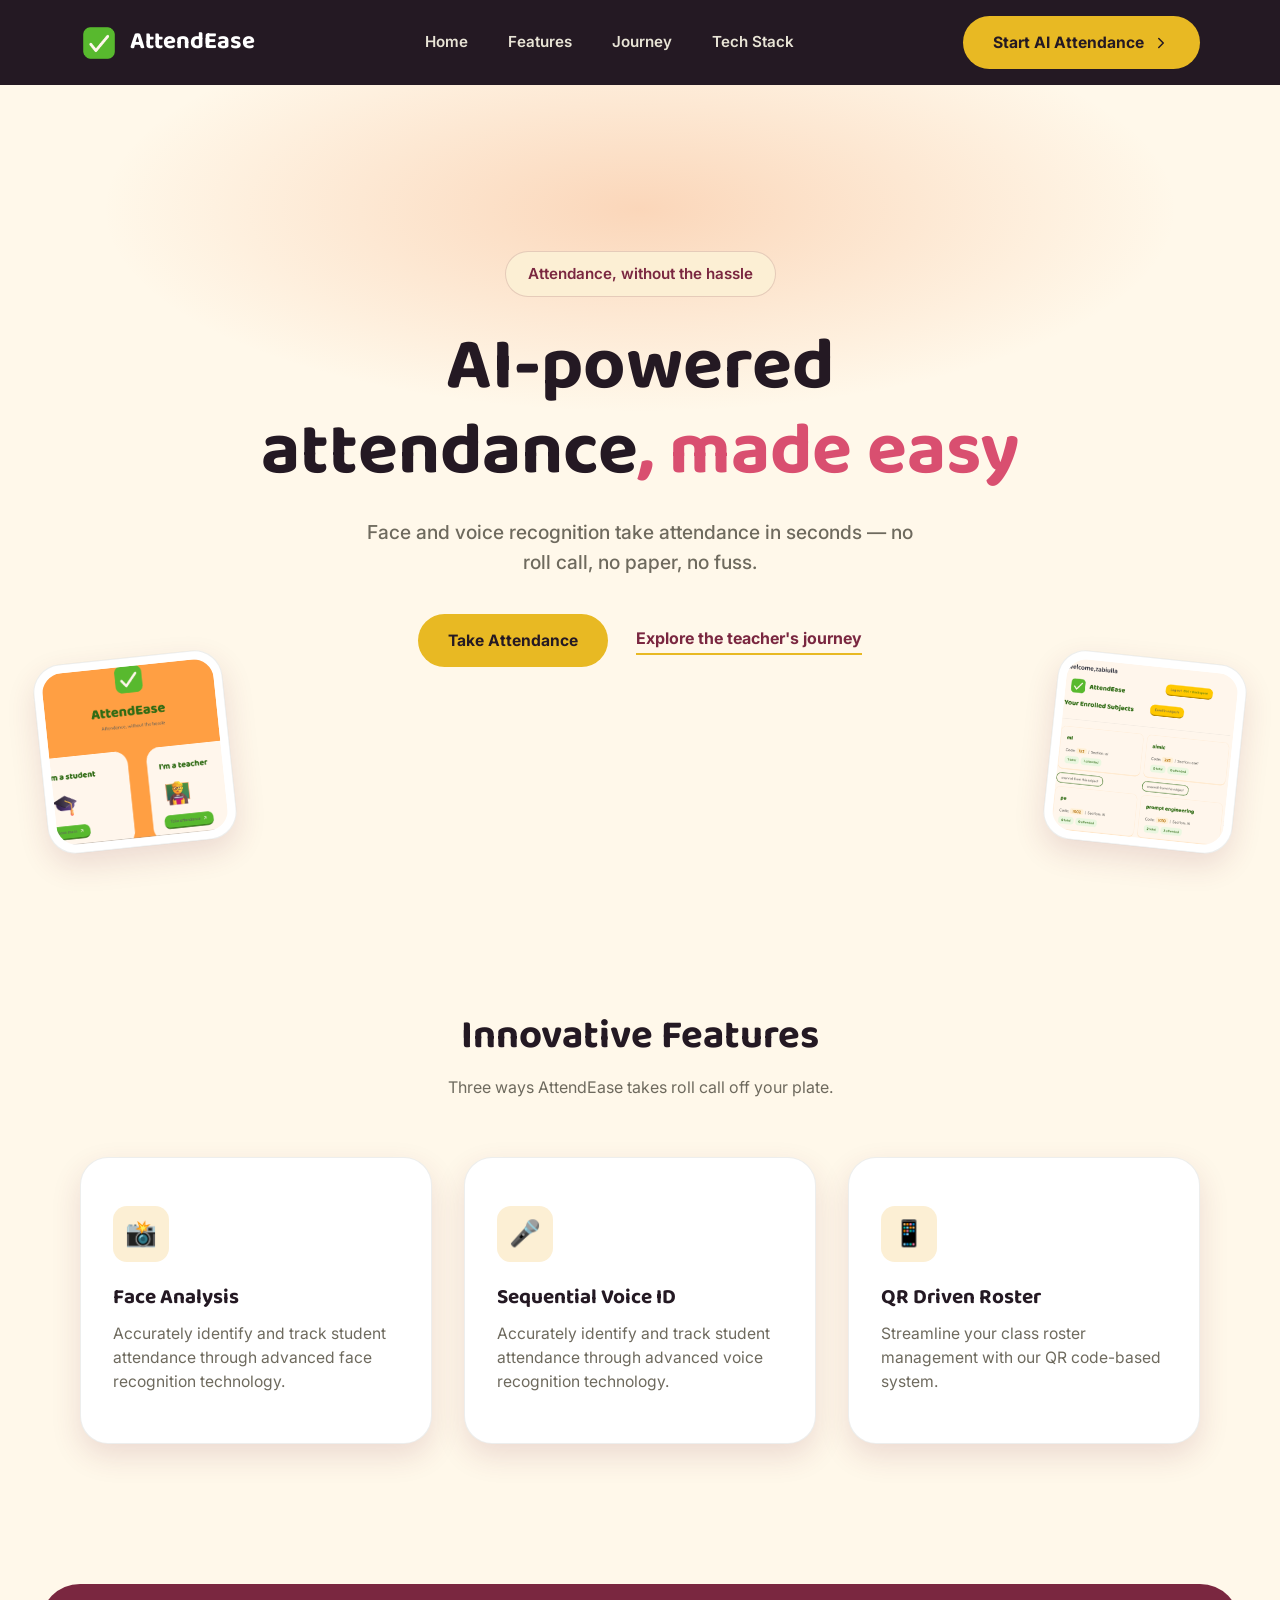
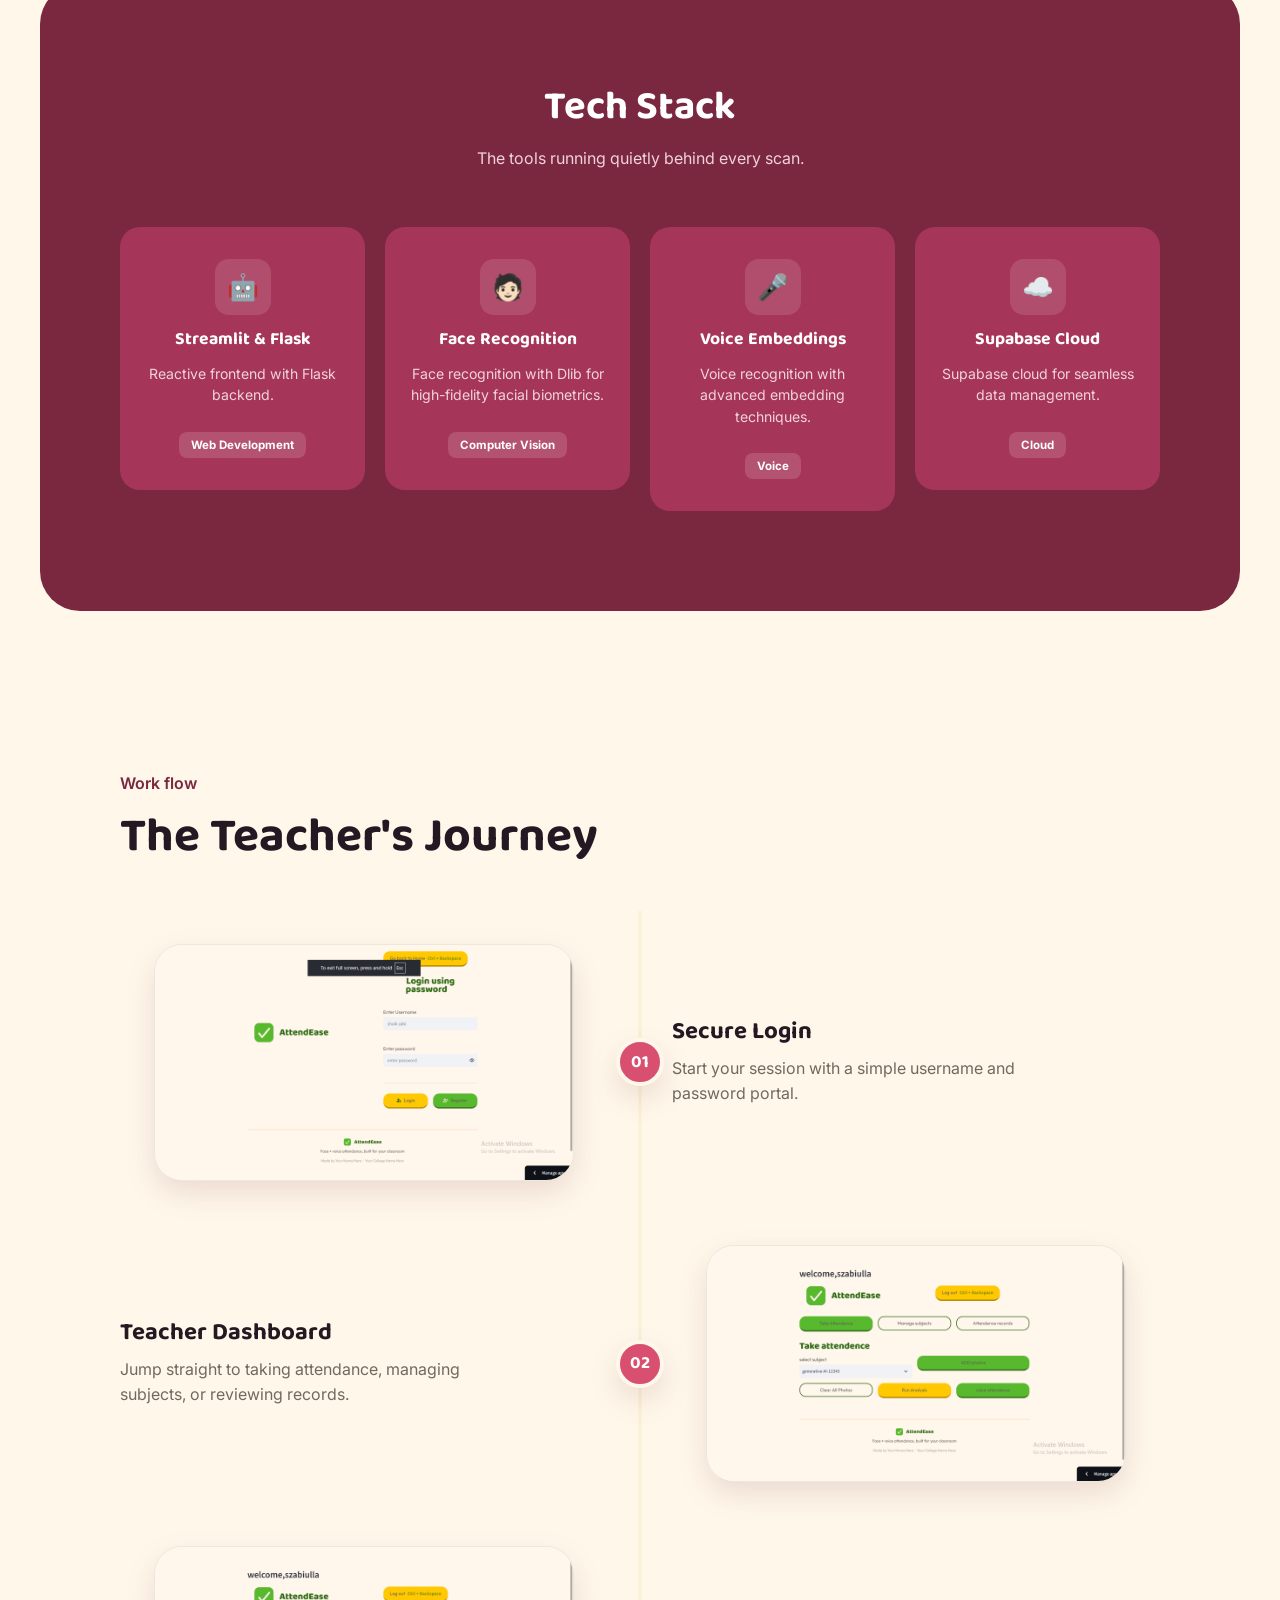
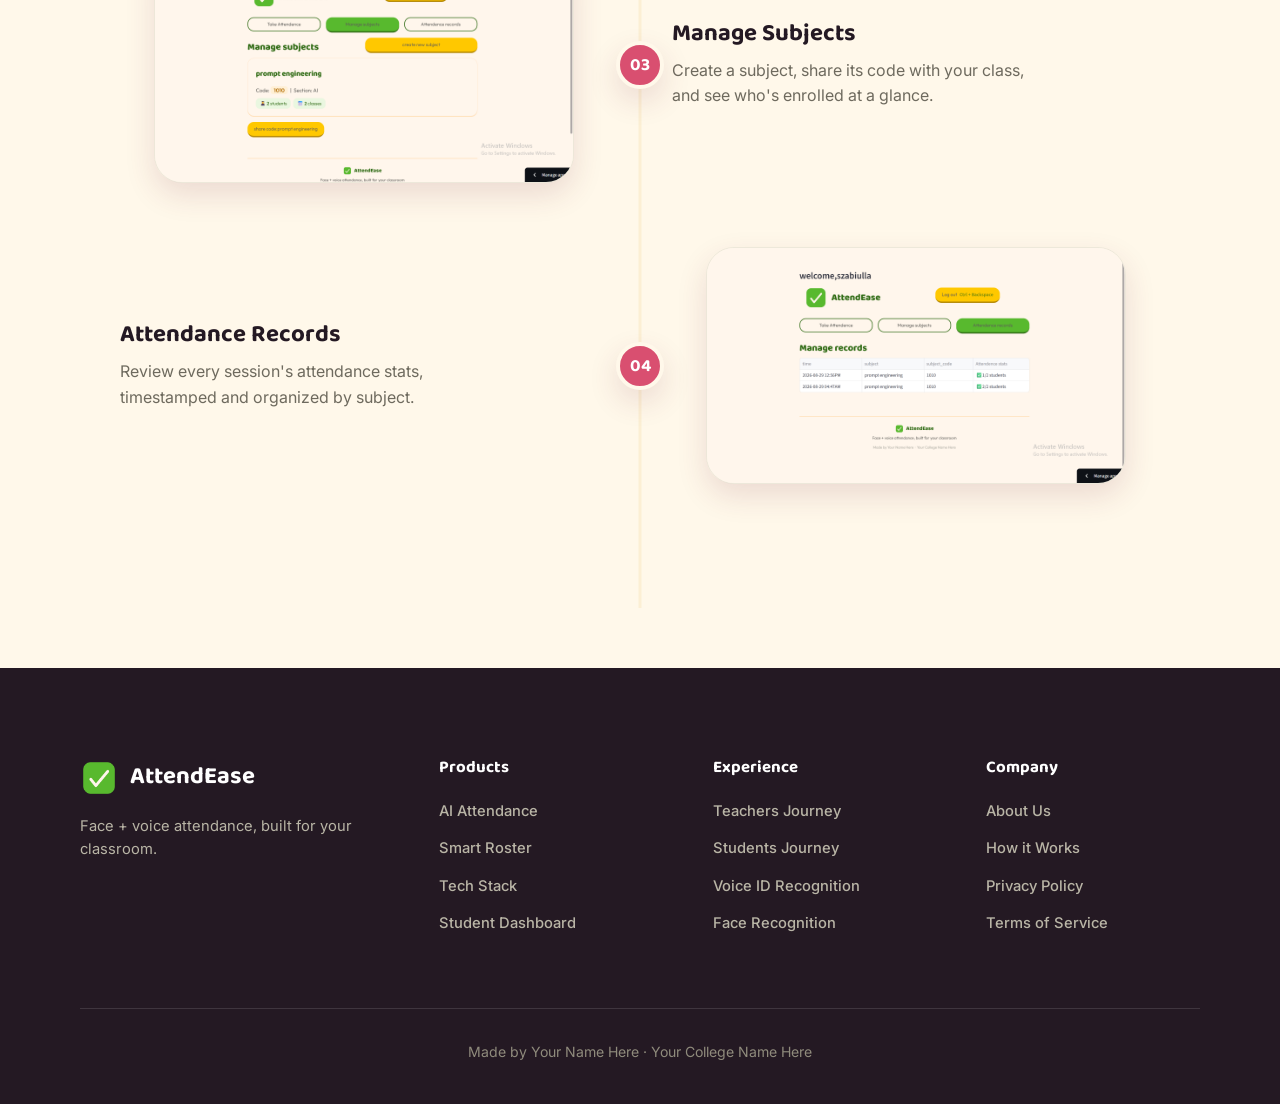
<file: index.html>
<!DOCTYPE html>
<html lang="en">

<head>
    <meta charset="UTF-8">
    <meta name="viewport" content="width=device-width, initial-scale=1.0">
    <title>AttendEase — AI Powered Attendance System</title>
    <link rel="stylesheet" href="static/css/style.css">
    <link rel="icon" type="image/png" href="static/img/logo.png">
</head>

<body>
    <nav class="navbar">
        <div class="logo">
            <img src="static/img/logo.png" alt="AttendEase Logo">
            <div class="logo-text">AttendEase</div>
        </div>

        <div class="nav-links" id="navLinks">
            <a href="#">Home</a>
            <a href="#features">Features</a>
            <a href="#journey">Journey</a>
            <a href="#tech">Tech Stack</a>
        </div>

        <div class="nav-cta">
            <a href="https://attendeaseza.streamlit.app/" class="btn-pill">
                <span class="btn-label-full">Start AI Attendance</span>
                <span class="btn-label-short" aria-hidden="true">Start</span>
                <svg stroke="currentColor" fill="none" stroke-width="2" viewBox="0 0 24 24" aria-hidden="true"
                    xmlns="http://www.w3.org/2000/svg">
                    <path stroke-linecap="round" stroke-linejoin="round" d="M9 6l6 6-6 6"></path>
                </svg>
            </a>
        </div>

        <button class="nav-toggle" id="navToggle" aria-label="Toggle navigation" aria-expanded="false"
            aria-controls="navLinks">
            <span></span>
            <span></span>
            <span></span>
        </button>
    </nav>

    <header class="hero">
        <div class="badge">Attendance, without the hassle</div>
        <h1>AI-powered <br> attendance<span>, made easy</span></h1>
        <p>Face and voice recognition take attendance in seconds — no roll call, no paper, no fuss.</p>
        <div class="hero-actions">
            <a href="https://attendeaseza.streamlit.app/" class="btn-pill">
                Take Attendance
            </a>
            <a href="#journey" class="Link-action">Explore the teacher's journey</a>
        </div>
        <div class="floating-card card-left">
            <div class="card-img">
                <img src="static/img/demo/main%20dashboard.png" alt="Main dashboard preview">
            </div>
        </div>
        <div class="floating-card card-right">
            <div class="card-img">
                <img src="static/img/demo/student%20dashboard.png" alt="Student dashboard preview">
            </div>
        </div>
    </header>

    <section id="features" class="features">
        <h2>Innovative Features</h2>
        <p>Three ways AttendEase takes roll call off your plate.</p>
        <div class="features-grid">
            <div class="feature-card">
                <div class="feature-icon">📸</div>
                <h3>Face Analysis</h3>
                <p>Accurately identify and track student attendance through advanced face recognition technology.</p>
            </div>
            <div class="feature-card">
                <div class="feature-icon">🎤</div>
                <h3>Sequential Voice ID</h3>
                <p>Accurately identify and track student attendance through advanced voice recognition technology.</p>
            </div>
            <div class="feature-card">
                <div class="feature-icon">📱</div>
                <h3>QR Driven Roster</h3>
                <p>Streamline your class roster management with our QR code-based system.</p>
            </div>
        </div>
    </section>

    <section id="tech" class="tech-stack">
        <h2>Tech Stack</h2>
        <p>The tools running quietly behind every scan.</p>
        <div class="tech-stack-grid">
            <div class="tech-item">
                <div class="tech-card">
                    <div class="tech-icon">🤖</div>
                    <h4>Streamlit & Flask</h4>
                    <p>Reactive frontend with Flask backend.</p>
                    <span class="tech-tag">Web Development</span>
                </div>
            </div>
            <div class="tech-item">
                <div class="tech-card">
                    <div class="tech-icon">🧑🏻</div>
                    <h4>Face Recognition</h4>
                    <p>Face recognition with Dlib for high-fidelity facial biometrics.</p>
                    <span class="tech-tag">Computer Vision</span>
                </div>
            </div>
            <div class="tech-item">
                <div class="tech-card">
                    <div class="tech-icon">🎤</div>
                    <h4>Voice Embeddings</h4>
                    <p>Voice recognition with advanced embedding techniques.</p>
                    <span class="tech-tag">Voice</span>
                </div>
            </div>
            <div class="tech-item">
                <div class="tech-card">
                    <div class="tech-icon">☁️</div>
                    <h4>Supabase Cloud</h4>
                    <p>Supabase cloud for seamless data management.</p>
                    <span class="tech-tag">Cloud</span>
                </div>
            </div>
        </div>
    </section>

    <section id="journey" class="teacher-flow">
        <div class="section-tag">Work flow</div>
        <h2>The Teacher's Journey</h2>
        <div class="flow-line" aria-hidden="true"></div>

        <div class="flow-step">
            <div class="flow-content">
                <div class="step-badge">01</div>
                <h3>Secure Login</h3>
                <p>Start your session with a simple username and password portal.</p>
            </div>
            <div class="flow-image">
                <img src="static/img/demo/teacher%20login.png" alt="Teacher login screen">
            </div>
        </div>

        <div class="flow-step">
            <div class="flow-content">
                <div class="step-badge">02</div>
                <h3>Teacher Dashboard</h3>
                <p>Jump straight to taking attendance, managing subjects, or reviewing records.</p>
            </div>
            <div class="flow-image">
                <img src="static/img/demo/teacher%20dashboard.png" alt="Teacher dashboard overview">
            </div>
        </div>

        <div class="flow-step">
            <div class="flow-content">
                <div class="step-badge">03</div>
                <h3>Manage Subjects</h3>
                <p>Create a subject, share its code with your class, and see who's enrolled at a glance.</p>
            </div>
            <div class="flow-image">
                <img src="static/img/demo/manage%20subjects.png" alt="Manage subjects screen">
            </div>
        </div>

        <div class="flow-step">
            <div class="flow-content">
                <div class="step-badge">04</div>
                <h3>Attendance Records</h3>
                <p>Review every session's attendance stats, timestamped and organized by subject.</p>
            </div>
            <div class="flow-image">
                <img src="static/img/demo/attendance%20records.png" alt="Attendance records screen">
            </div>
        </div>
    </section>

    <footer class="main-footer">
        <div class="footer-grid">
            <div class="footer-brand">
                <div class="logo">
                    <img src="static/img/logo.png" alt="AttendEase Logo">
                    <div class="logo-text">AttendEase</div>
                </div>
                <p>Face + voice attendance, built for your classroom.</p>
            </div>
            <div class="footer-links">
                <h4>Products</h4>
                <ul>
                    <li><a href="#">AI Attendance</a></li>
                    <li><a href="#">Smart Roster</a></li>
                    <li><a href="#tech">Tech Stack</a></li>
                    <li><a href="#">Student Dashboard</a></li>
                </ul>
            </div>
            <div class="footer-links">
                <h4>Experience</h4>
                <ul>
                    <li><a href="#journey">Teachers Journey</a></li>
                    <li><a href="#students-journey">Students Journey</a></li>
                    <li><a href="#">Voice ID Recognition</a></li>
                    <li><a href="#">Face Recognition</a></li>
                </ul>
            </div>
            <div class="footer-links">
                <h4>Company</h4>
                <ul>
                    <li><a href="#">About Us</a></li>
                    <li><a href="#features">How it Works</a></li>
                    <li><a href="#">Privacy Policy</a></li>
                    <li><a href="#">Terms of Service</a></li>
                </ul>
            </div>
        </div>
        <div class="footer-bottom">
            <p>Made by Your Name Here · Your College Name Here</p>
        </div>
    </footer>

    <script>
        const navToggle = document.getElementById('navToggle');
        const navLinks = document.getElementById('navLinks');
        navToggle.addEventListener('click', () => {
            const isOpen = navLinks.classList.toggle('open');
            navToggle.classList.toggle('open');
            navToggle.setAttribute('aria-expanded', isOpen);
        });
    </script>
</body>

</html>
</file>
<file: static/css/style.css>
@import url('https://fonts.googleapis.com/css2?family=Baloo+2:wght@500;600;700;800&family=Inter:wght@400;500;600;700&display=swap');

/* ---------- Tokens ---------- */
:root {
    --cream: #FFF8EA;
    --cream-deep: #FCEFD4;
    --ink: #241923;
    --ink-soft: #3E2C3B;
    --primary: #D94F70;
    --primary-deep: #7A2740;
    --primary-line: #A6355A;
    --gold: #E8B923;
    --gold-deep: #C89A16;
    --orange: #F0803D;
    --muted: #6E6A5E;

    --radius-lg: 28px;
    --radius-md: 20px;
    --radius-sm: 14px;
    --radius-pill: 999px;

    --container: 1200px;
    --shadow-soft: 0 12px 30px rgba(122, 39, 64, 0.14);
}

* {
    margin: 0;
    padding: 0;
    box-sizing: border-box;
}

html {
    scroll-behavior: smooth;
}

body {
    background-color: var(--cream);
    color: var(--ink);
    font-family: 'Inter', sans-serif;
    line-height: 1.6;
    overflow-x: hidden;
}

h1,
h2,
h3,
h4 {
    font-family: 'Baloo 2', sans-serif;
    line-height: 1.15;
    color: var(--ink);
    word-break: break-word;
}

p {
    color: var(--muted);
}

a {
    font-family: inherit;
}

img {
    max-width: 100%;
    display: block;
}

.section-eyebrow {
    color: var(--primary-deep);
    font-weight: 600;
    font-size: 0.95rem;
    margin-bottom: 12px;
}

:focus-visible {
    outline: 3px solid var(--orange);
    outline-offset: 3px;
}

@media (prefers-reduced-motion: reduce) {
    * {
        animation: none !important;
        transition: none !important;
        scroll-behavior: auto !important;
    }
}

/* ---------- Buttons ---------- */
.btn-pill {
    background-color: var(--gold);
    color: var(--ink);
    padding: 14px 30px;
    border: none;
    border-radius: var(--radius-pill);
    text-decoration: none;
    display: inline-flex;
    align-items: center;
    gap: 8px;
    font-weight: 700;
    font-size: 0.98rem;
    white-space: nowrap;
    transition: transform 0.15s ease, background-color 0.15s ease;
}

.btn-pill svg {
    width: 18px;
    height: 18px;
}

.btn-pill:hover {
    background-color: var(--gold-deep);
    transform: translateY(-2px);
}

.btn-pill.btn-secondary {
    background-color: var(--primary);
    color: white;
}

.btn-pill.btn-secondary:hover {
    background-color: var(--primary-deep);
}

.nav-cta .btn-label-short {
    display: none;
}

.link-action,
.Link-action {
    color: var(--primary-deep);
    text-decoration: none;
    font-weight: 700;
    border-bottom: 2px solid var(--gold);
    padding-bottom: 2px;
}

/* ---------- Navbar ---------- */
.navbar {
    display: flex;
    justify-content: space-between;
    align-items: center;
    padding: 16px 80px;
    background-color: var(--ink);
    position: sticky;
    top: 0;
    z-index: 999;
}

.logo {
    display: flex;
    align-items: center;
    gap: 12px;
}

.logo img {
    height: 38px;
    width: auto;
}

.logo-text {
    font-family: 'Baloo 2', sans-serif;
    font-size: 1.5rem;
    color: white;
    font-weight: 700;
}

.nav-links {
    display: flex;
    gap: 40px;
}

.nav-links a {
    text-decoration: none;
    color: #E8E4D6;
    font-size: 0.95rem;
    font-weight: 600;
    transition: color 0.15s ease;
}

.nav-links a:hover {
    color: var(--gold);
}

.nav-toggle {
    display: none;
    flex-direction: column;
    justify-content: center;
    gap: 5px;
    width: 32px;
    height: 32px;
    background: none;
    border: none;
    cursor: pointer;
    padding: 0;
}

.nav-toggle span {
    display: block;
    width: 100%;
    height: 2px;
    background-color: white;
    border-radius: 2px;
    transition: transform 0.2s ease, opacity 0.2s ease;
}

.nav-toggle.open span:nth-child(1) {
    transform: translateY(7px) rotate(45deg);
}

.nav-toggle.open span:nth-child(2) {
    opacity: 0;
}

.nav-toggle.open span:nth-child(3) {
    transform: translateY(-7px) rotate(-45deg);
}

/* ---------- Hero ---------- */
.hero {
    position: relative;
    min-height: 92vh;
    display: flex;
    flex-direction: column;
    align-items: center;
    justify-content: center;
    text-align: center;
    padding: 100px 24px 140px;
    overflow: hidden;
    isolation: isolate;
}

.hero::before {
    content: "";
    position: absolute;
    inset: -20% -10% auto -10%;
    height: 70%;
    background: radial-gradient(closest-side, rgba(240, 128, 61, 0.28), transparent 70%);
    z-index: -1;
}

.badge {
    display: inline-flex;
    align-items: center;
    background-color: var(--cream-deep);
    border: 1px solid rgba(122, 39, 64, 0.18);
    border-radius: var(--radius-pill);
    padding: 10px 22px;
    font-size: 0.95rem;
    font-weight: 600;
    color: var(--primary-deep);
    margin-bottom: 28px;
}

.hero h1 {
    font-size: clamp(2.4rem, 6vw, 4.6rem);
    margin-bottom: 22px;
    max-width: 900px;
}

.hero h1 span {
    color: var(--primary);
}

.hero p {
    font-size: clamp(1rem, 2vw, 1.2rem);
    max-width: 560px;
    margin-bottom: 36px;
    font-weight: 500;
}

.hero-actions {
    display: flex;
    align-items: center;
    gap: 28px;
    flex-wrap: wrap;
    justify-content: center;
    margin-bottom: 40px;
}

.floating-card {
    position: absolute;
    width: 190px;
    background-color: white;
    padding: 8px;
    border-radius: var(--radius-lg);
    border: 1px solid rgba(27, 42, 30, 0.08);
    box-shadow: var(--shadow-soft);
    overflow: hidden;
}

.floating-card img {
    width: 100%;
    height: auto;
    aspect-ratio: 1 / 1;
    object-fit: cover;
    border-radius: 20px;
    background-color: #eee;
}

.card-left {
    left: 40px;
    bottom: 8%;
    transform: rotate(-6deg);
}

.card-right {
    right: 40px;
    bottom: 8%;
    transform: rotate(6deg);
}

@media (max-width: 1024px) {
    .floating-card {
        display: none;
    }
}

/* ---------- Features ---------- */
.features {
    padding: 100px 80px;
    background-color: var(--cream);
    text-align: center;
}

.features h2 {
    font-size: clamp(1.9rem, 4vw, 2.5rem);
    margin-bottom: 16px;
}

.features>p {
    max-width: 500px;
    margin: 0 auto 56px;
}

.features-grid {
    display: grid;
    grid-template-columns: repeat(3, 1fr);
    gap: 32px;
    max-width: var(--container);
    margin: 0 auto;
}

.feature-card {
    padding: 48px 32px;
    border-radius: var(--radius-lg);
    background-color: white;
    border: 1px solid rgba(27, 42, 30, 0.08);
    text-align: left;
    box-shadow: var(--shadow-soft);
}

.feature-icon {
    width: 56px;
    height: 56px;
    background-color: var(--cream-deep);
    border-radius: var(--radius-sm);
    display: flex;
    justify-content: center;
    align-items: center;
    margin-bottom: 24px;
    font-size: 1.6rem;
}

.feature-card h3 {
    font-size: 1.3rem;
    margin-bottom: 12px;
    font-weight: 700;
}

.feature-card p {
    font-size: 0.98rem;
    line-height: 1.55;
}

/* ---------- Tech stack ---------- */
.tech-stack {
    padding: 100px 80px;
    background-color: var(--primary-deep);
    text-align: center;
    border-radius: 40px;
    margin: 40px;
    color: white;
}

.tech-stack h2 {
    font-size: clamp(1.9rem, 4vw, 2.5rem);
    color: white;
    margin-bottom: 16px;
}

.tech-stack>p {
    color: #F1D3DC;
    max-width: 500px;
    margin: 0 auto 56px;
}

.tech-stack-grid {
    display: grid;
    grid-template-columns: repeat(4, 1fr);
    gap: 20px;
    max-width: var(--container);
    margin: 0 auto;
}

.tech-item {
    display: flex;
    flex-direction: column;
    align-items: center;
}

.tech-card {
    background-color: var(--primary-line);
    padding: 32px 20px;
    border-radius: var(--radius-md);
    text-align: center;
    display: flex;
    flex-direction: column;
    align-items: center;
    gap: 14px;
    width: 100%;
}

.tech-icon {
    width: 56px;
    height: 56px;
    border-radius: var(--radius-sm);
    background-color: rgba(255, 255, 255, 0.12);
    display: flex;
    justify-content: center;
    align-items: center;
    font-size: 1.6rem;
}

.tech-card h4 {
    font-size: 1.1rem;
    color: white;
    font-weight: 700;
}

.tech-card p {
    font-size: 0.88rem;
    color: #F1D3DC;
    line-height: 1.5;
}

.tech-tag {
    display: inline-flex;
    background-color: rgba(255, 255, 255, 0.14);
    color: white;
    border-radius: 8px;
    font-size: 0.72rem;
    margin-top: 12px;
    padding: 4px 12px;
    font-weight: 700;
}

/* ---------- Teacher's Journey ---------- */
.teacher-flow {
    position: relative;
    padding: 120px 80px;
    max-width: var(--container);
    margin: 0 auto;
}

.section-tag {
    color: var(--primary-deep);
    font-weight: 600;
    font-size: 1rem;
    margin-bottom: 12px;
}

.teacher-flow h2 {
    font-size: clamp(2rem, 4.5vw, 3rem);
    margin-bottom: 80px;
}

.flow-line {
    position: absolute;
    left: 50%;
    top: 260px;
    bottom: 60px;
    width: 3px;
    background-color: var(--cream-deep);
    transform: translateX(-50%);
    z-index: 0;
}

.flow-step {
    position: relative;
    display: flex;
    align-items: center;
    gap: 64px;
    margin-bottom: 64px;
    z-index: 1;
}

.flow-step:nth-child(even) {
    flex-direction: row-reverse;
}

.flow-content {
    flex: 1;
}

.step-badge {
    position: absolute;
    left: 50%;
    top: 50%;
    transform: translate(-50%, -50%);
    display: flex;
    align-items: center;
    justify-content: center;
    width: 48px;
    height: 48px;
    border-radius: 50%;
    background-color: var(--primary);
    color: white;
    font-family: 'Baloo 2', sans-serif;
    font-weight: 700;
    font-size: 1.1rem;
    border: 4px solid var(--cream);
    box-shadow: var(--shadow-soft);
    z-index: 2;
}

.flow-content h3 {
    font-size: 1.5rem;
    margin-bottom: 10px;
}

.flow-content p {
    max-width: 380px;
    font-size: 1rem;
}

.flow-image {
    flex: 1;
    display: flex;
    justify-content: center;
}

.flow-image img {
    width: 100%;
    max-width: 420px;
    border-radius: var(--radius-lg);
    border: 1px solid rgba(27, 42, 30, 0.08);
    box-shadow: var(--shadow-soft);
}

/* ---------- Footer ---------- */
.main-footer {
    padding: 90px 80px 40px;
    background-color: var(--ink);
    color: white;
    width: 100%;
}

.main-footer .footer-grid {
    display: grid;
    grid-template-columns: 1.4fr 1fr 1fr 1fr;
    gap: 60px;
    max-width: var(--container);
    margin: 0 auto;
}

.footer-brand .logo-text {
    color: white;
}

.footer-brand p {
    color: #B9B5A6;
    font-size: 0.92rem;
    max-width: 320px;
    line-height: 1.55;
    margin-top: 18px;
}

.footer-links h4 {
    color: white;
    font-size: 1.05rem;
    margin-bottom: 20px;
}

.footer-links ul {
    list-style: none;
}

.footer-links li {
    margin-bottom: 12px;
}

.footer-links a {
    text-decoration: none;
    color: #B9B5A6;
    font-size: 0.92rem;
    font-weight: 500;
    transition: color 0.15s ease;
}

.footer-links a:hover {
    color: var(--gold);
}

.footer-bottom {
    max-width: var(--container);
    margin: 60px auto 0;
    padding-top: 32px;
    border-top: 1px solid rgba(255, 255, 255, 0.12);
    text-align: center;
}

.footer-bottom p {
    color: #8F8B7C;
    font-size: 0.88rem;
}

/* ============ RESPONSIVE ============ */

/* Tablet */
@media (max-width: 1024px) {
    .navbar {
        padding: 16px 32px;
    }

    .features,
    .tech-stack,
    .teacher-flow,
    .main-footer {
        padding-left: 40px;
        padding-right: 40px;
    }

    .features-grid {
        grid-template-columns: repeat(2, 1fr);
    }

    .tech-stack-grid {
        grid-template-columns: repeat(2, 1fr);
    }

    .main-footer .footer-grid {
        grid-template-columns: 1fr 1fr;
        gap: 40px;
    }
}

/* Mobile nav + stacked sections */
@media (max-width: 860px) {
    .nav-toggle {
        display: flex;
    }

    .nav-links {
        position: absolute;
        top: 100%;
        left: 0;
        right: 0;
        background-color: var(--ink);
        flex-direction: column;
        gap: 0;
        max-height: 0;
        overflow: hidden;
        transition: max-height 0.25s ease;
    }

    .nav-links.open {
        max-height: 320px;
    }

    .nav-links a {
        padding: 16px 32px;
        border-top: 1px solid rgba(255, 255, 255, 0.08);
        width: 100%;
    }

    .nav-cta .btn-label-full {
        display: none;
    }

    .nav-cta .btn-label-short {
        display: inline;
    }

    .flow-step,
    .flow-step:nth-child(even) {
        flex-direction: column;
        gap: 28px;
        text-align: center;
    }

    .flow-content p {
        margin: 0 auto;
    }

    .flow-line {
        display: none;
    }

    .step-badge {
        position: static;
        transform: none;
        margin: 0 auto 16px;
        border-width: 0;
    }

    .teacher-flow h2 {
        margin-bottom: 56px;
        text-align: center;
    }

    .section-tag {
        text-align: center;
    }
}

/* Small phones */
@media (max-width: 600px) {
    .navbar {
        padding: 14px 20px;
    }

    .logo-text {
        font-size: 1.25rem;
    }

    .hero {
        padding: 72px 20px 90px;
        min-height: auto;
    }

    .hero-actions {
        flex-direction: column;
        width: 100%;
    }

    .hero-actions .btn-pill {
        width: 100%;
        justify-content: center;
    }

    .features,
    .tech-stack,
    .teacher-flow,
    .main-footer {
        padding-left: 24px;
        padding-right: 24px;
    }

    .tech-stack {
        margin: 24px;
        border-radius: 28px;
        padding: 64px 24px;
    }

    .features-grid,
    .tech-stack-grid {
        grid-template-columns: 1fr;
    }

    .feature-card {
        padding: 36px 24px;
    }

    .teacher-flow {
        padding: 80px 24px;
    }

    .main-footer .footer-grid {
        grid-template-columns: 1fr;
        gap: 36px;
        text-align: center;
    }

    .footer-brand .logo {
        justify-content: center;
    }

    .footer-brand p {
        margin: 18px auto 0;
    }

    .footer-links ul {
        padding: 0;
    }
}
</file>
